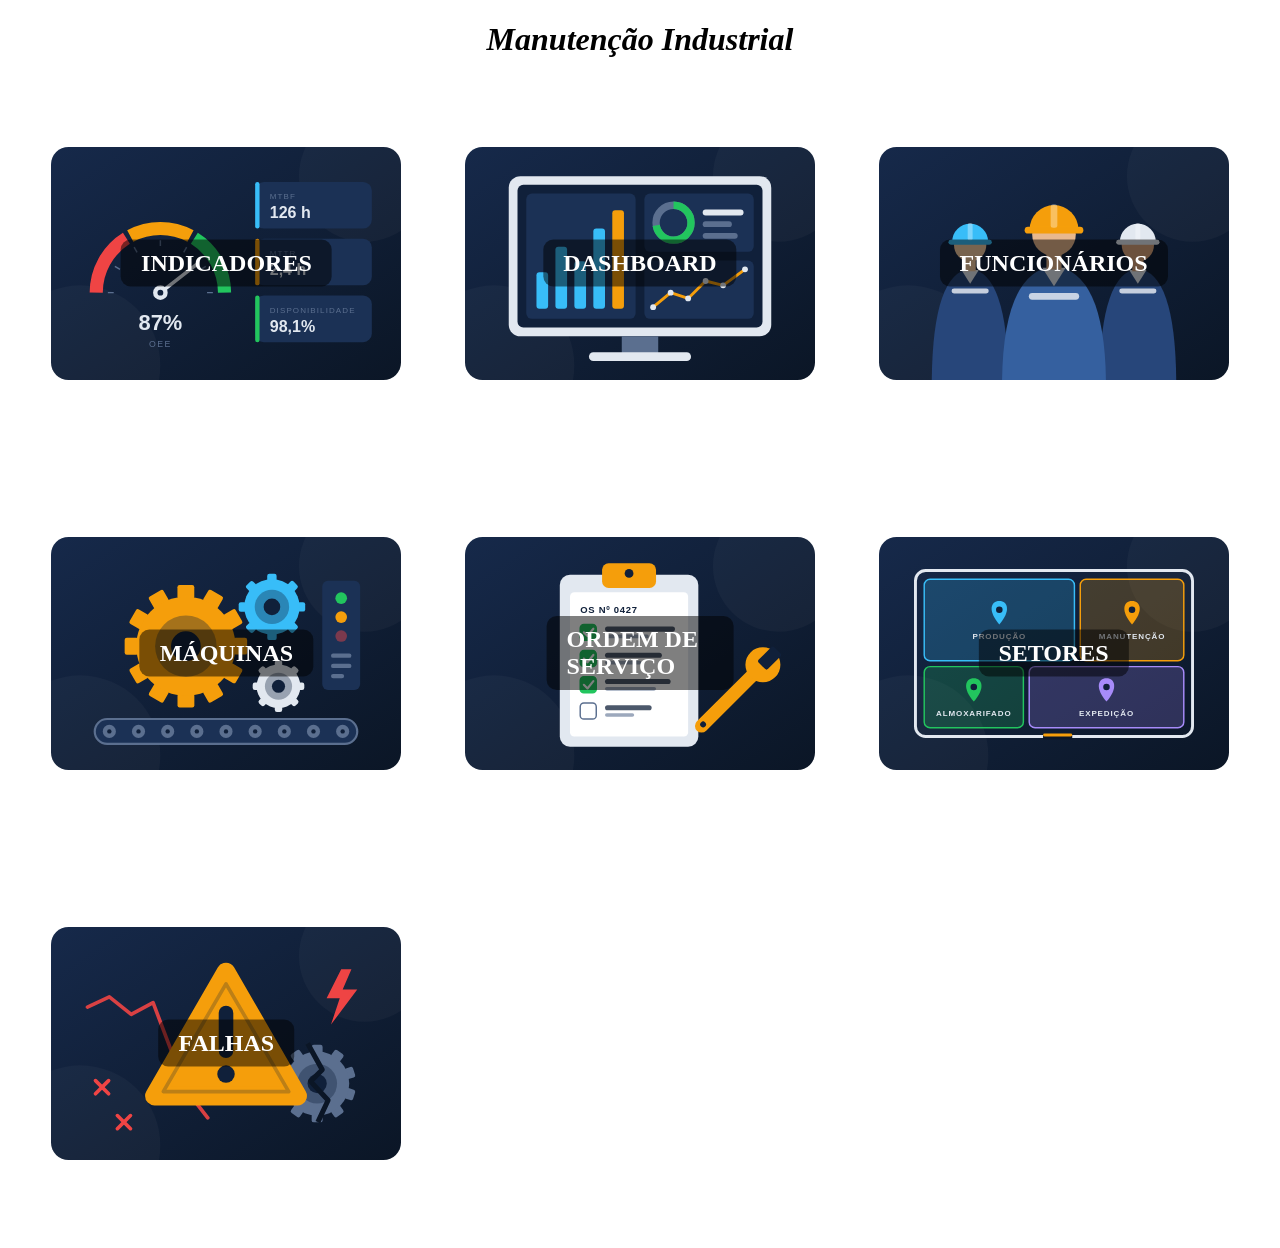
<file: index.html>
<!DOCTYPE html>
<html lang="pt-BR">
<head>
    <meta charset="UTF-8">
    <meta name="viewport" content="width=device-width, initial-scale=1.0">
    <title>AJ MANUTENÇÃO</title>
    <link rel="stylesheet" href="css/style.css">
</head>
<body>
    <header>
        <h1>Manutenção Industrial</h1>
    </header>

    <main class="menu">
        <a href="paginas/indicadores/indicadores.html" class="card">
            <img src="assets/img/indicadores.svg" alt="">
            <div class="titulo">
                INDICADORES
            </div>
            
        </a>
        <a href="paginas/dashboard.html" class="card">
            <img src="assets/img/dashboard.svg" alt="">
            <div class="titulo">
                DASHBOARD
            </div>
        </a>
        <a href="paginas/funcionarios.html" class="card">
            <img src="assets/img/funcionarios.svg" alt="">
            <div class="titulo">
                FUNCIONÁRIOS
            </div>
        </a>
        <a href="paginas/maquinas.html" class="card">
            <img src="assets/img/maquinas.svg" alt="">
            <div class="titulo">
                MÁQUINAS
            </div>
        </a>
        <a href="paginas/os.html" class="card">
            <img src="assets/img/ordem-de-servico.svg" alt="">
            <div class="titulo">
                ORDEM DE SERVIÇO
            </div>
        </a>
        <a href="paginas/setores.html" class="card">
            <img src="assets/img/setores.svg" alt="">
            <div class="titulo">
                SETORES
            </div>
        </a>
        <a href="paginas/falhas.html" class="card">
            <img src="assets/img/falhas.svg" alt="">
            <div class="titulo">
                FALHAS
            </div>
        </a>
    </main>
        
</body>
</html>
</file>
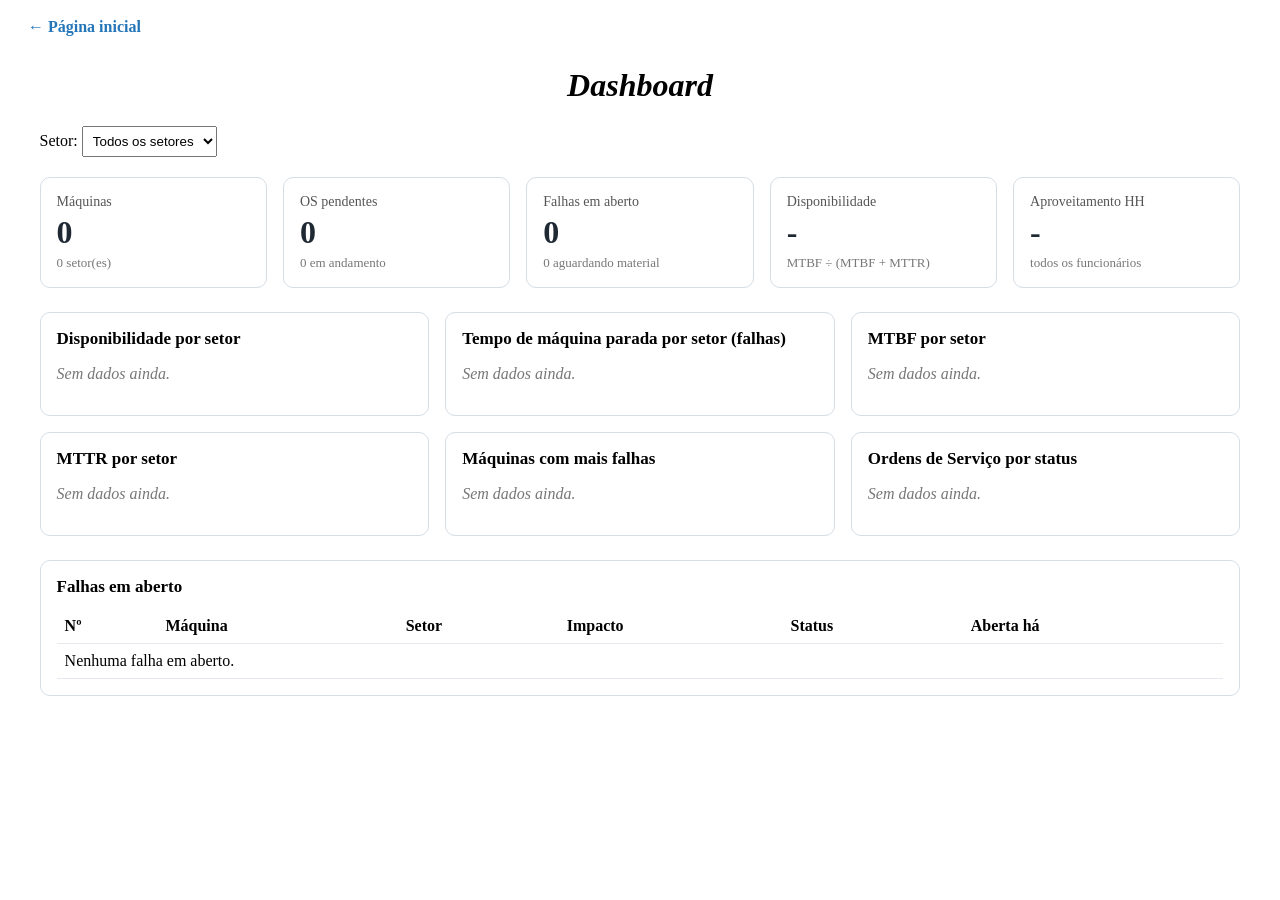
<file: paginas/dashboard.html>
<!DOCTYPE html>
<html lang="pt-BR">
<head>
    <meta charset="UTF-8">
    <meta name="viewport" content="width=device-width, initial-scale=1.0">
    <title>AJ Manutenção-Dashboard</title>
    <link rel="stylesheet" href="/css/style.css">
    <link rel="stylesheet" href="/css/dashboard.css">
    <script src="/js/main.js" defer></script>
    <script src="/js/dashboard.js" defer></script>
</head>
<body>
    <header>
        <nav>
            <a href="/index.html" class="voltar">&larr; Página inicial</a>
        </nav>
        <h1>Dashboard</h1>
    </header>

    <main class="dashboard">
        <div class="filtros">
            <label for="filtroSetor">Setor:</label>
            <select id="filtroSetor">
                <option value="">Todos os setores</option>
            </select>
        </div>

        <!-- Números principais -->
        <section class="cartoes" id="cartoes"></section>

        <!-- Gráficos -->
        <section class="graficos">
            <div class="painel">
                <h2>Disponibilidade por setor</h2>
                <div class="barras" id="graficoDisponibilidade"></div>
            </div>

            <div class="painel">
                <h2>Tempo de máquina parada por setor (falhas)</h2>
                <div class="barras" id="graficoParada"></div>
            </div>

            <div class="painel">
                <h2>MTBF por setor</h2>
                <div class="barras" id="graficoMTBF"></div>
            </div>

            <div class="painel">
                <h2>MTTR por setor</h2>
                <div class="barras" id="graficoMTTR"></div>
            </div>

            <div class="painel">
                <h2>Máquinas com mais falhas</h2>
                <div class="barras" id="graficoFalhasMaquina"></div>
            </div>

            <div class="painel">
                <h2>Ordens de Serviço por status</h2>
                <div class="barras" id="graficoOS"></div>
            </div>
        </section>

        <!-- Pendências -->
        <section class="painel">
            <h2>Falhas em aberto</h2>
            <table>
                <thead>
                    <tr>
                        <th>Nº</th>
                        <th>Máquina</th>
                        <th>Setor</th>
                        <th>Impacto</th>
                        <th>Status</th>
                        <th>Aberta há</th>
                    </tr>
                </thead>
                <tbody id="tabelaPendencias">

                </tbody>
            </table>
        </section>
    </main>
    
</body>
</html>
</file>
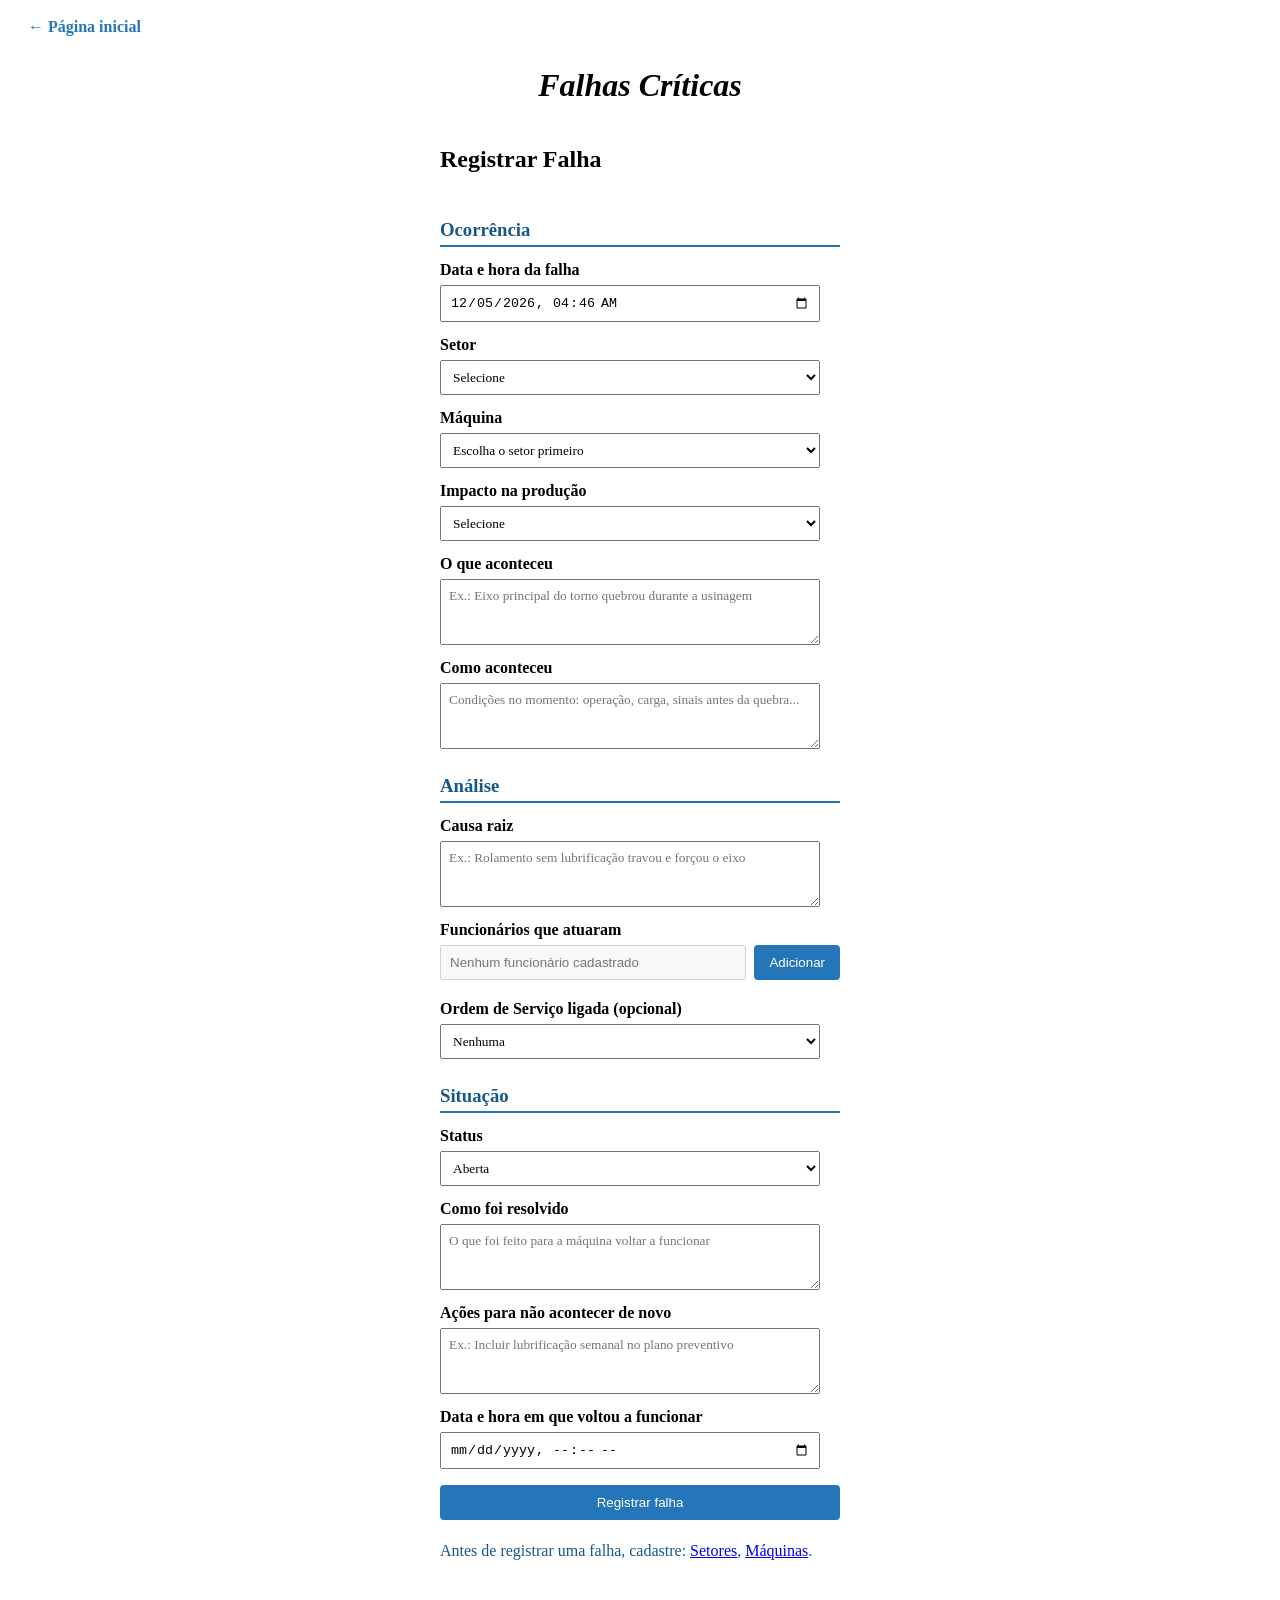
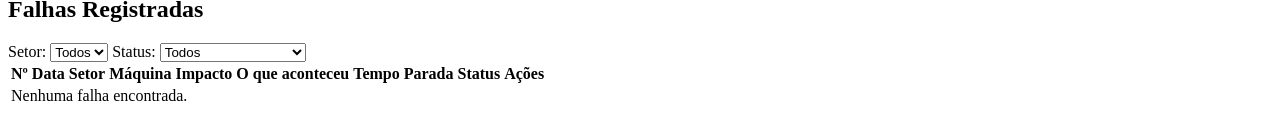
<file: paginas/falhas.html>
<!DOCTYPE html>
<html lang="pt-BR">
<head>
    <meta charset="UTF-8">
    <meta name="viewport" content="width=device-width, initial-scale=1.0">
    <title>AJ Manutenção-Falhas</title>
    <link rel="stylesheet" href="/css/style.css">
    <link rel="stylesheet" href="/css/formulario.css">
    <script src="/js/main.js" defer></script>
    <script src="/js/falhas.js" defer></script>
</head>
<body>
    <header>
        <nav>
            <a href="/index.html" class="voltar">&larr; Página inicial</a>
        </nav>
        <h1>Falhas Críticas</h1>
    </header>

    <main>
        <section class="formulario">
            <h2 id="tituloFormulario">Registrar Falha</h2>

            <h3>Ocorrência</h3>

            <label for="dataFalha">Data e hora da falha</label>
            <input type="datetime-local" id="dataFalha">

            <label for="setor">Setor</label>
            <select id="setor">
                <option value="">Selecione</option>
            </select>

            <label for="maquina">Máquina</label>
            <select id="maquina">
                <option value="">Escolha o setor primeiro</option>
            </select>

            <label for="impacto">Impacto na produção</label>
            <select id="impacto">
                <option value="">Selecione</option>
                <option value="Parada total">Parada total</option>
                <option value="Parada parcial">Parada parcial</option>
                <option value="Redução de produção">Redução de produção</option>
                <option value="Risco à segurança">Risco à segurança</option>
            </select>

            <label for="descricao">O que aconteceu</label>
            <textarea id="descricao" rows="3" placeholder="Ex.: Eixo principal do torno quebrou durante a usinagem"></textarea>

            <label for="comoAconteceu">Como aconteceu</label>
            <textarea id="comoAconteceu" rows="3" placeholder="Condições no momento: operação, carga, sinais antes da quebra..."></textarea>

            <h3>Análise</h3>

            <label for="causa">Causa raiz</label>
            <textarea id="causa" rows="3" placeholder="Ex.: Rolamento sem lubrificação travou e forçou o eixo"></textarea>

            <label for="buscaFuncionario">Funcionários que atuaram</label>
            <div class="seletor-funcionarios">
                <input type="text" id="buscaFuncionario" list="opcoesFuncionarios"
                       placeholder="Digite o nome ou a matrícula">
                <datalist id="opcoesFuncionarios"></datalist>
                <button type="button" id="btnAdicionarFuncionario">Adicionar</button>
            </div>
            <div id="listaAtuaram" class="etiquetas"></div>

            <label for="os">Ordem de Serviço ligada (opcional)</label>
            <select id="os">
                <option value="">Nenhuma</option>
            </select>

            <h3>Situação</h3>

            <label for="status">Status</label>
            <select id="status">
                <option value="Aberta">Aberta</option>
                <option value="Aguardando material">Aguardando material</option>
                <option value="Fechada">Fechada</option>
            </select>

            <div id="blocoMaterial" hidden>
                <label for="material">Material aguardado</label>
                <input type="text" id="material" placeholder="Ex.: Rolamento 6205 e eixo novo">

                <label for="previsao">Previsão de chegada</label>
                <input type="date" id="previsao">
            </div>

            <label for="solucao">Como foi resolvido</label>
            <textarea id="solucao" rows="3" placeholder="O que foi feito para a máquina voltar a funcionar"></textarea>

            <label for="acoes">Ações para não acontecer de novo</label>
            <textarea id="acoes" rows="3" placeholder="Ex.: Incluir lubrificação semanal no plano preventivo"></textarea>

            <label for="dataResolucao">Data e hora em que voltou a funcionar</label>
            <input type="datetime-local" id="dataResolucao">

            <button type="button" id="btnSalvar">Registrar falha</button>
            <button type="button" id="btnCancelar" hidden>Cancelar edição</button>
            <p id="mensagem"></p>
        </section>

        <h2>Falhas Registradas</h2>

        <label for="filtroSetor">Setor:</label>
        <select id="filtroSetor">
            <option value="">Todos</option>
        </select>

        <label for="filtroStatus">Status:</label>
        <select id="filtroStatus">
            <option value="">Todos</option>
            <option value="Aberta">Aberta</option>
            <option value="Aguardando material">Aguardando material</option>
            <option value="Fechada">Fechada</option>
        </select>

        <table>
            <thead>
                <tr>
                    <th>Nº</th>
                    <th>Data</th>
                    <th>Setor</th>
                    <th>Máquina</th>
                    <th>Impacto</th>
                    <th>O que aconteceu</th>
                    <th>Tempo Parada</th>
                    <th>Status</th>
                    <th>Ações</th>
                </tr>
            </thead>
            <tbody id="listaFalhas">

            </tbody>
        </table>
    </main>
    
</body>
</html>
</file>
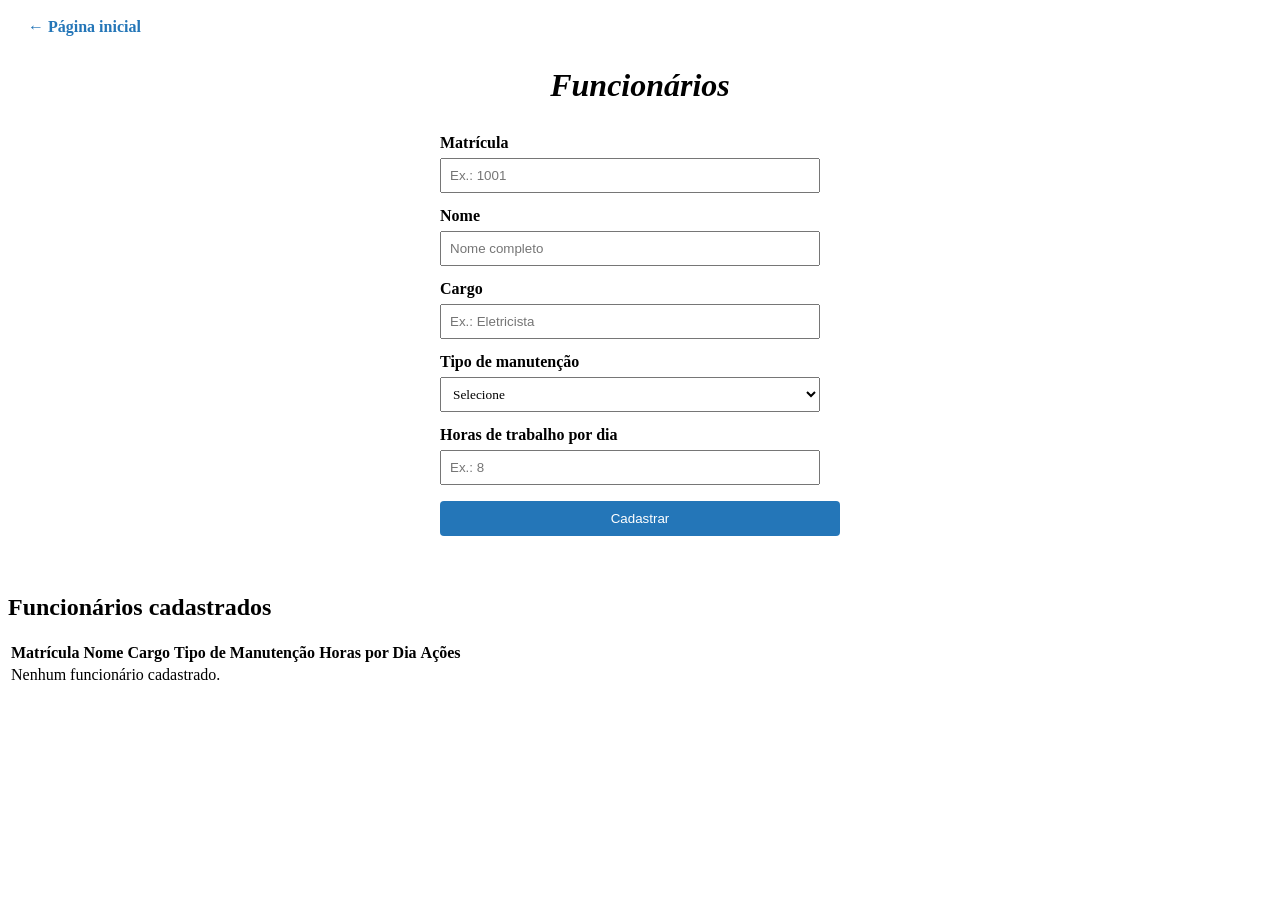
<file: paginas/funcionarios.html>
<!DOCTYPE html>
<html lang="pt-BR">
<head>
    <meta charset="UTF-8">
    <meta name="viewport" content="width=device-width, initial-scale=1.0">
    <title>AJ Manutenção-Funcionários</title>
    <link rel="stylesheet" href="/css/style.css">
    <link rel="stylesheet" href="/css/formulario.css">
    <script src="/js/main.js" defer></script>
    <script src="/js/funcionarios.js" defer></script>
</head>
<body>
    <header>
        <nav>
            <a href="/index.html" class="voltar">&larr; Página inicial</a>
        </nav>
        <h1>Funcionários</h1>
    </header>

    <main>
        <section class="formulario">
            <label for="matricula">Matrícula</label>
            <input type="text" id="matricula" placeholder="Ex.: 1001">

            <label for="nome">Nome</label>
            <input type="text" id="nome" placeholder="Nome completo">

            <label for="cargo">Cargo</label>
            <input type="text" id="cargo" placeholder="Ex.: Eletricista">

            <label for="tipo">Tipo de manutenção</label>
            <select id="tipo">
                <option value="">Selecione</option>
            </select>

            <label for="horasDia">Horas de trabalho por dia</label>
            <input type="number" id="horasDia" min="0" max="24" step="any" placeholder="Ex.: 8">

            <button type="button" id="btnCadastrar">Cadastrar</button>
            <p id="mensagem"></p>
        </section>

        <h2>Funcionários cadastrados</h2>
        <table>
            <thead>
                <tr>
                    <th>Matrícula</th>
                    <th>Nome</th>
                    <th>Cargo</th>
                    <th>Tipo de Manutenção</th>
                    <th>Horas por Dia</th>
                    <th>Ações</th>
                </tr>
            </thead>
            <tbody id="listaFuncionarios">

            </tbody>
        </table>
    </main>
    
</body>
</html>
</file>
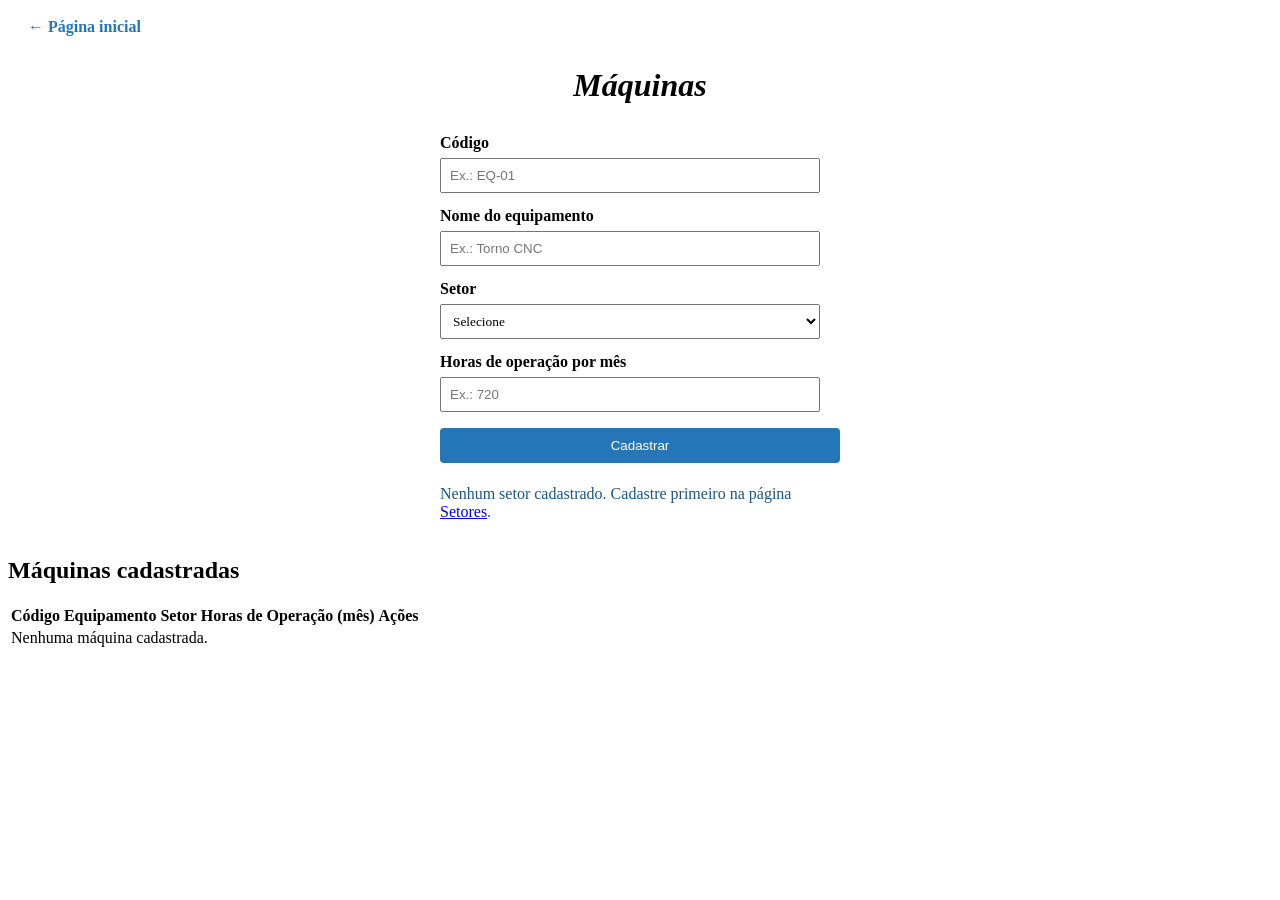
<file: paginas/maquinas.html>
<!DOCTYPE html>
<html lang="pt-BR">
<head>
    <meta charset="UTF-8">
    <meta name="viewport" content="width=device-width, initial-scale=1.0">
    <title>AJ Manutenção-Máquinas</title>
    <link rel="stylesheet" href="/css/style.css">
    <link rel="stylesheet" href="/css/formulario.css">
    <script src="/js/main.js" defer></script>
    <script src="/js/maquinas.js" defer></script>
</head>
<body>
    <header>
        <nav>
            <a href="/index.html" class="voltar">&larr; Página inicial</a>
        </nav>
        <h1>Máquinas</h1>
    </header>

    <main>
        <section class="formulario">
            <label for="codigo">Código</label>
            <input type="text" id="codigo" placeholder="Ex.: EQ-01">

            <label for="nome">Nome do equipamento</label>
            <input type="text" id="nome" placeholder="Ex.: Torno CNC">

            <label for="setor">Setor</label>
            <select id="setor">
                <option value="">Selecione</option>
            </select>

            <label for="horasMes">Horas de operação por mês</label>
            <input type="number" id="horasMes" min="0" step="any" placeholder="Ex.: 720">

            <button type="button" id="btnCadastrar">Cadastrar</button>
            <p id="mensagem"></p>
        </section>

        <h2>Máquinas cadastradas</h2>
        <table>
            <thead>
                <tr>
                    <th>Código</th>
                    <th>Equipamento</th>
                    <th>Setor</th>
                    <th>Horas de Operação (mês)</th>
                    <th>Ações</th>
                </tr>
            </thead>
            <tbody id="listaMaquinas">

            </tbody>
        </table>
    </main>
    
</body>
</html>
</file>
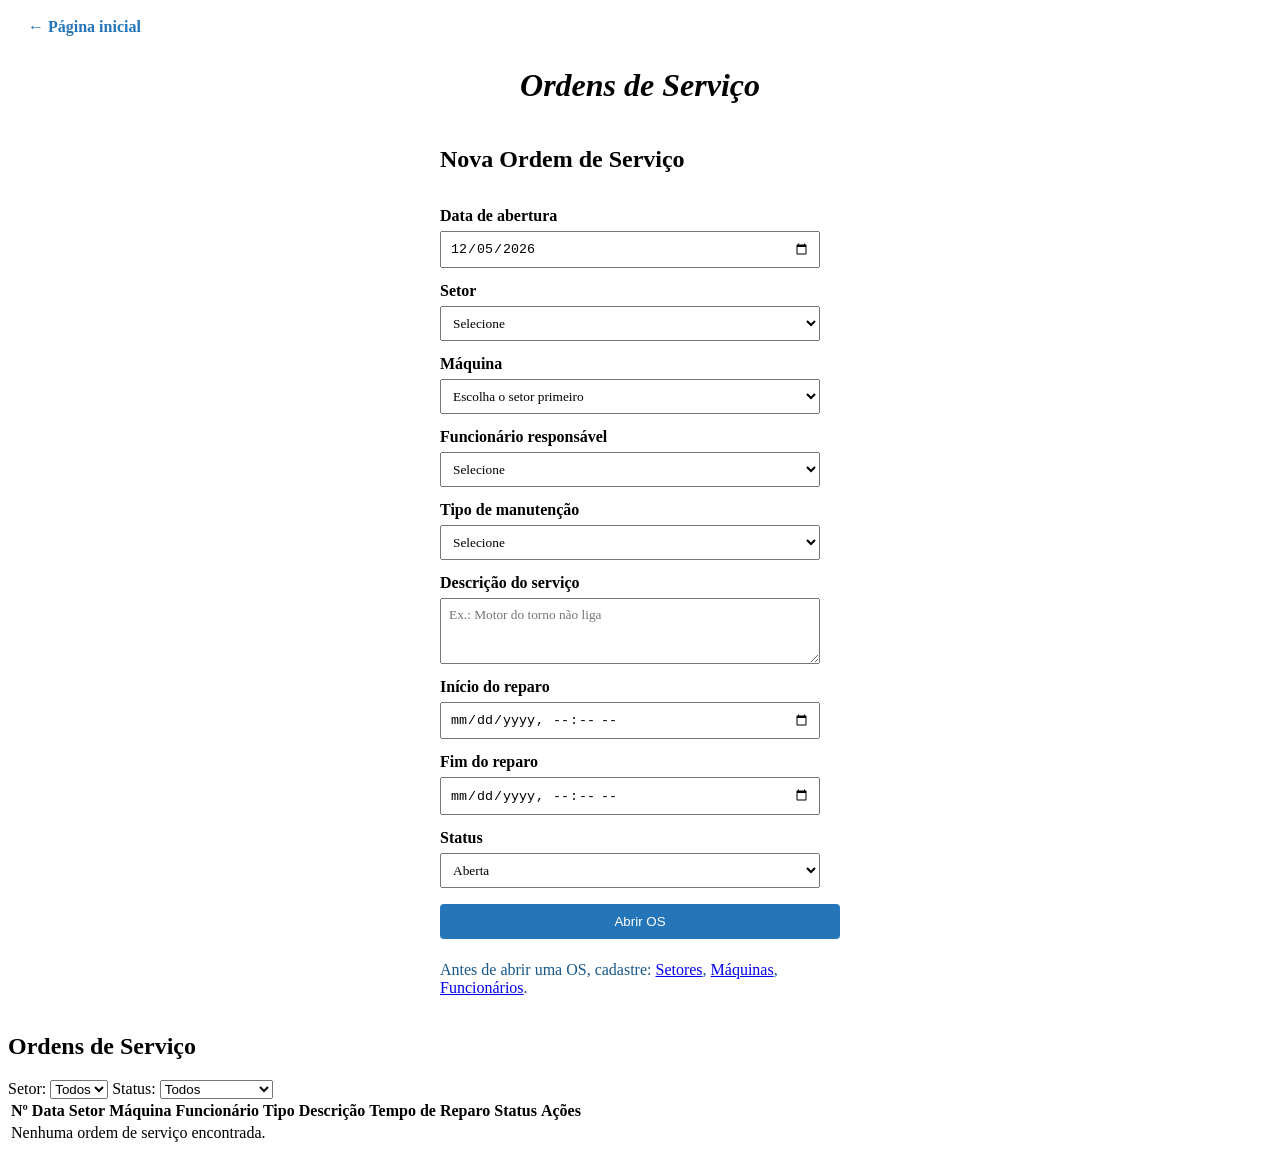
<file: paginas/os.html>
<!DOCTYPE html>
<html lang="pt-BR">
<head>
    <meta charset="UTF-8">
    <meta name="viewport" content="width=device-width, initial-scale=1.0">
    <title>AJ Manutenção-Ordens de Serviço</title>
    <link rel="stylesheet" href="/css/style.css">
    <link rel="stylesheet" href="/css/formulario.css">
    <script src="/js/main.js" defer></script>
    <script src="/js/os.js" defer></script>
</head>
<body>
    <header>
        <nav>
            <a href="/index.html" class="voltar">&larr; Página inicial</a>
        </nav>
        <h1>Ordens de Serviço</h1>
    </header>

    <main>
        <section class="formulario">
            <h2 id="tituloFormulario">Nova Ordem de Serviço</h2>

            <label for="data">Data de abertura</label>
            <input type="date" id="data">

            <label for="setor">Setor</label>
            <select id="setor">
                <option value="">Selecione</option>
            </select>

            <label for="maquina">Máquina</label>
            <select id="maquina">
                <option value="">Escolha o setor primeiro</option>
            </select>

            <label for="funcionario">Funcionário responsável</label>
            <select id="funcionario">
                <option value="">Selecione</option>
            </select>

            <label for="tipo">Tipo de manutenção</label>
            <select id="tipo">
                <option value="">Selecione</option>
                <option value="Corretiva">Corretiva</option>
                <option value="Preventiva">Preventiva</option>
                <option value="Preditiva">Preditiva</option>
            </select>

            <label for="descricao">Descrição do serviço</label>
            <textarea id="descricao" rows="3" placeholder="Ex.: Motor do torno não liga"></textarea>

            <label for="inicio">Início do reparo</label>
            <input type="datetime-local" id="inicio">

            <label for="fim">Fim do reparo</label>
            <input type="datetime-local" id="fim">

            <label for="status">Status</label>
            <select id="status">
                <option value="Aberta">Aberta</option>
                <option value="Em andamento">Em andamento</option>
                <option value="Concluída">Concluída</option>
            </select>

            <button type="button" id="btnSalvar">Abrir OS</button>
            <button type="button" id="btnCancelar" hidden>Cancelar edição</button>
            <p id="mensagem"></p>
        </section>

        <h2>Ordens de Serviço</h2>

        <label for="filtroSetor">Setor:</label>
        <select id="filtroSetor">
            <option value="">Todos</option>
        </select>

        <label for="filtroStatus">Status:</label>
        <select id="filtroStatus">
            <option value="">Todos</option>
            <option value="Aberta">Aberta</option>
            <option value="Em andamento">Em andamento</option>
            <option value="Concluída">Concluída</option>
        </select>

        <table>
            <thead>
                <tr>
                    <th>Nº</th>
                    <th>Data</th>
                    <th>Setor</th>
                    <th>Máquina</th>
                    <th>Funcionário</th>
                    <th>Tipo</th>
                    <th>Descrição</th>
                    <th>Tempo de Reparo</th>
                    <th>Status</th>
                    <th>Ações</th>
                </tr>
            </thead>
            <tbody id="listaOS">

            </tbody>
        </table>
    </main>
    
</body>
</html>
</file>
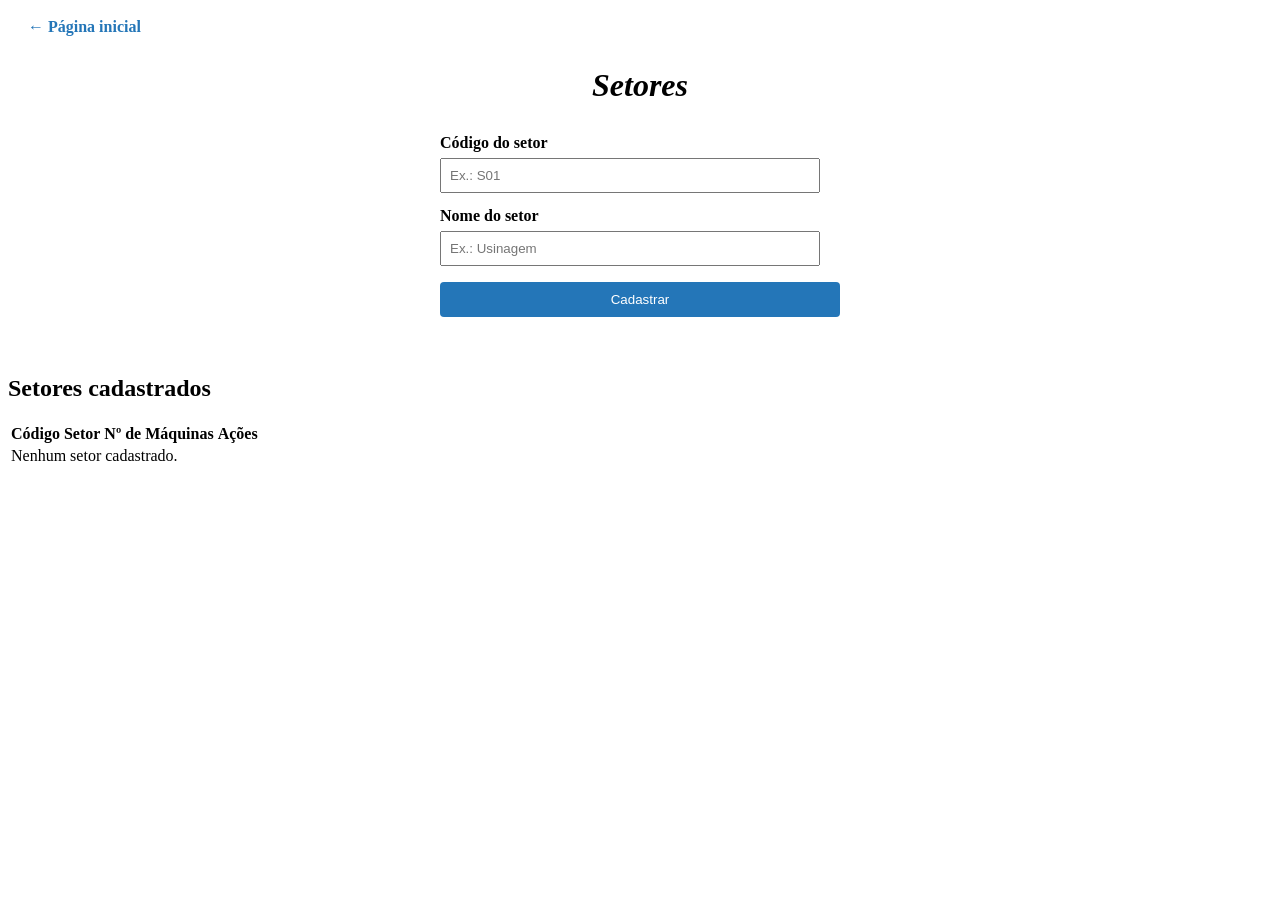
<file: paginas/setores.html>
<!DOCTYPE html>
<html lang="pt-BR">
<head>
    <meta charset="UTF-8">
    <meta name="viewport" content="width=device-width, initial-scale=1.0">
    <title>AJ Manutenção-Setores</title>
    <link rel="stylesheet" href="/css/style.css">
    <link rel="stylesheet" href="/css/formulario.css">
    <script src="/js/main.js" defer></script>
    <script src="/js/setores.js" defer></script>
</head>
<body>
    <header>
        <nav>
            <a href="/index.html" class="voltar">&larr; Página inicial</a>
        </nav>
        <h1>Setores</h1>
    </header>

    <main>
        <section class="formulario">
            <label for="codigo">Código do setor</label>
            <input type="text" id="codigo" placeholder="Ex.: S01">

            <label for="nome">Nome do setor</label>
            <input type="text" id="nome" placeholder="Ex.: Usinagem">

            <button type="button" id="btnCadastrar">Cadastrar</button>
            <p id="mensagem"></p>
        </section>

        <h2>Setores cadastrados</h2>
        <table>
            <thead>
                <tr>
                    <th>Código</th>
                    <th>Setor</th>
                    <th>Nº de Máquinas</th>
                    <th>Ações</th>
                </tr>
            </thead>
            <tbody id="listaSetores">

            </tbody>
        </table>
    </main>
    
</body>
</html>
</file>
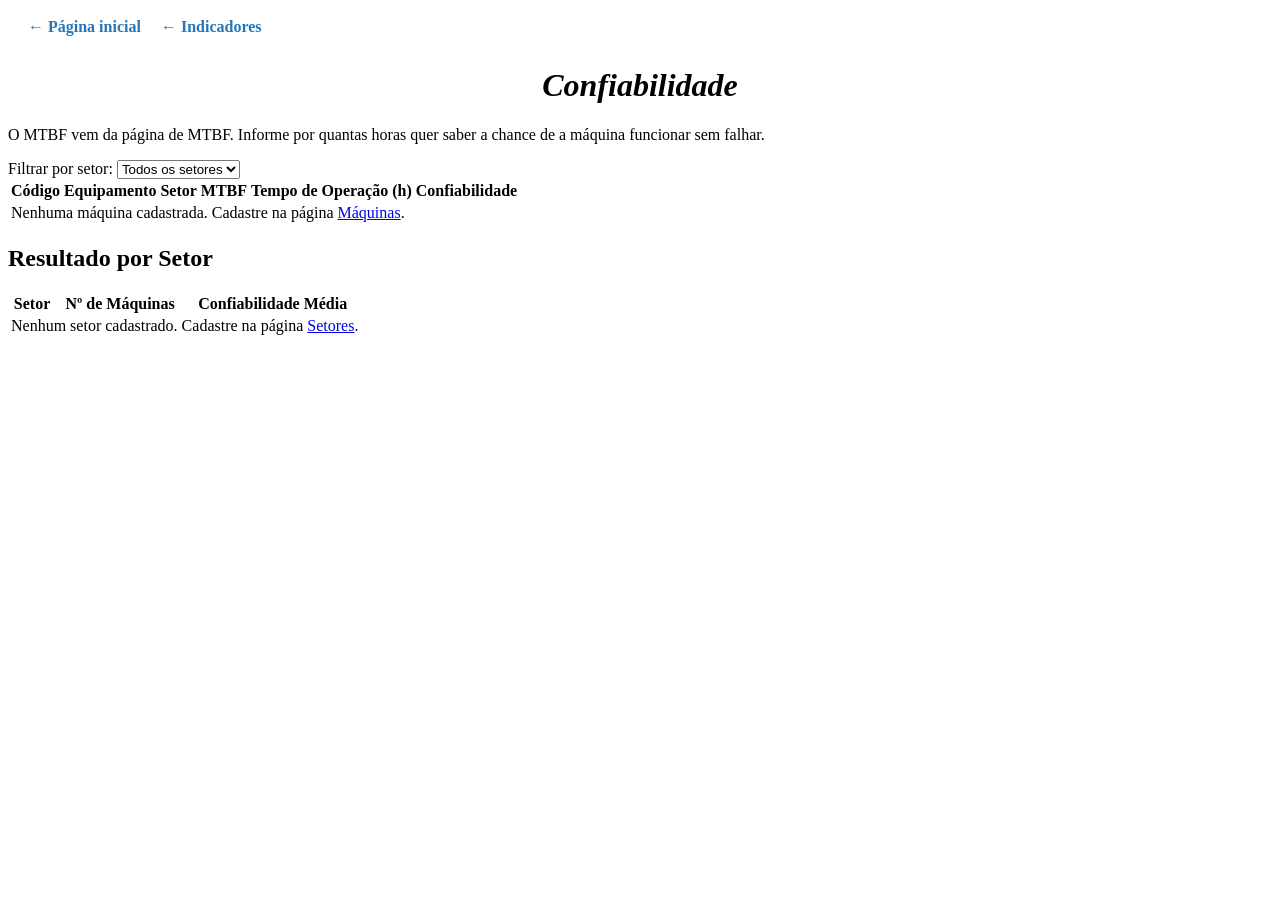
<file: paginas/indicadores/confiabilidade.html>
<!DOCTYPE html>
<html lang="pt-BR">
<head>
    <meta charset="UTF-8">
    <meta name="viewport" content="width=device-width, initial-scale=1.0">
    <title>AJ Manutenção-Confiabilidade</title>
    <link rel="stylesheet" href="/css/style.css">
    <script src="/js/main.js" defer></script>
    <script src="/js/indicadores.js" defer></script>
</head>
<body>
    <header>
        <nav>
            <a href="/index.html" class="voltar">&larr; Página inicial</a>
            <a href="/paginas/indicadores/indicadores.html" class="voltar">&larr; Indicadores</a>
        </nav>
        <h1>Confiabilidade</h1>
    </header>

    <main>
        <p>O MTBF vem da página de MTBF. Informe por quantas horas quer saber a chance de a máquina funcionar sem falhar.</p>

        <label for="filtroSetor">Filtrar por setor:</label>
        <select id="filtroSetor">
            <option value="">Todos os setores</option>
        </select>

        <table>

             <thead>
                <tr>
                    <th>Código</th>
                    <th>Equipamento</th>
                    <th>Setor</th>
                    <th>MTBF</th>
                    <th>Tempo de Operação (h)</th>
                    <th>Confiabilidade</th>
                </tr>
             </thead>
             <tbody id="TabelaConfiabilidade" data-indicador="confiabilidade">

             </tbody>

        </table>

        <h2>Resultado por Setor</h2>
        <table>
            <thead>
                <tr>
                    <th>Setor</th>
                    <th>Nº de Máquinas</th>
                    <th>Confiabilidade Média</th>
                </tr>
            </thead>
            <tbody id="resumoSetores">

            </tbody>
        </table>
    </main>
    
</body>
</html>
</file>
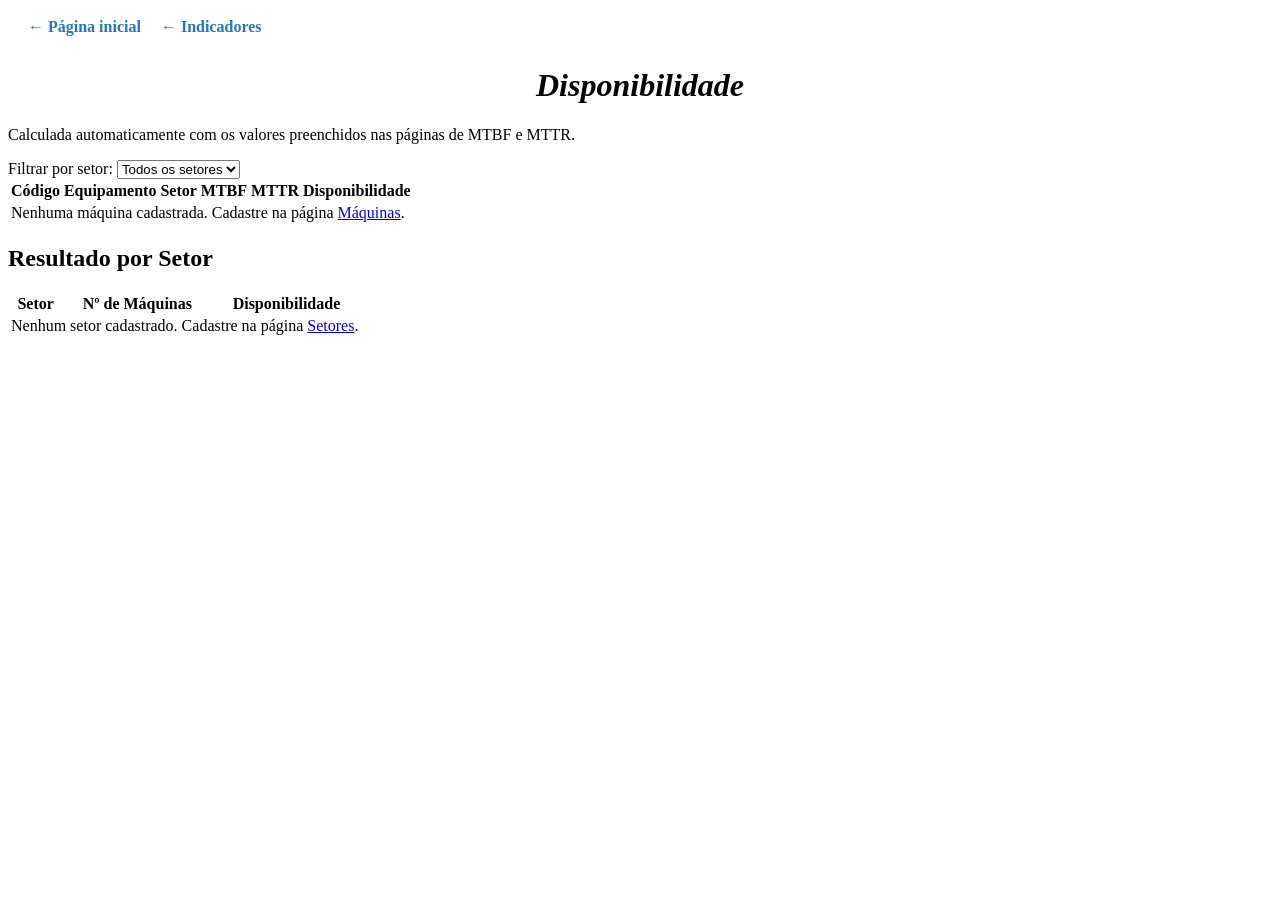
<file: paginas/indicadores/disponibilidade.html>
<!DOCTYPE html>
<html lang="pt-BR">
<head>
    <meta charset="UTF-8">
    <meta name="viewport" content="width=device-width, initial-scale=1.0">
    <title>AJ Manutenção-Disponibilidade</title>
    <link rel="stylesheet" href="/css/style.css">
    <script src="/js/main.js" defer></script>
    <script src="/js/indicadores.js" defer></script>
</head>
<body>
    <header>
        <nav>
            <a href="/index.html" class="voltar">&larr; Página inicial</a>
            <a href="/paginas/indicadores/indicadores.html" class="voltar">&larr; Indicadores</a>
        </nav>
        <h1>Disponibilidade</h1>
    </header>

    <main>
        <p>Calculada automaticamente com os valores preenchidos nas páginas de MTBF e MTTR.</p>

        <label for="filtroSetor">Filtrar por setor:</label>
        <select id="filtroSetor">
            <option value="">Todos os setores</option>
        </select>

        <table>

             <thead>
                <tr>
                    <th>Código</th>
                    <th>Equipamento</th>
                    <th>Setor</th>
                    <th>MTBF</th>
                    <th>MTTR</th>
                    <th>Disponibilidade</th>
                </tr>
             </thead>
             <tbody id="TabelaDisponibilidade" data-indicador="disponibilidade">

             </tbody>

        </table>

        <h2>Resultado por Setor</h2>
        <table>
            <thead>
                <tr>
                    <th>Setor</th>
                    <th>Nº de Máquinas</th>
                    <th>Disponibilidade</th>
                </tr>
            </thead>
            <tbody id="resumoSetores">

            </tbody>
        </table>
    </main>
    
</body>
</html>
</file>
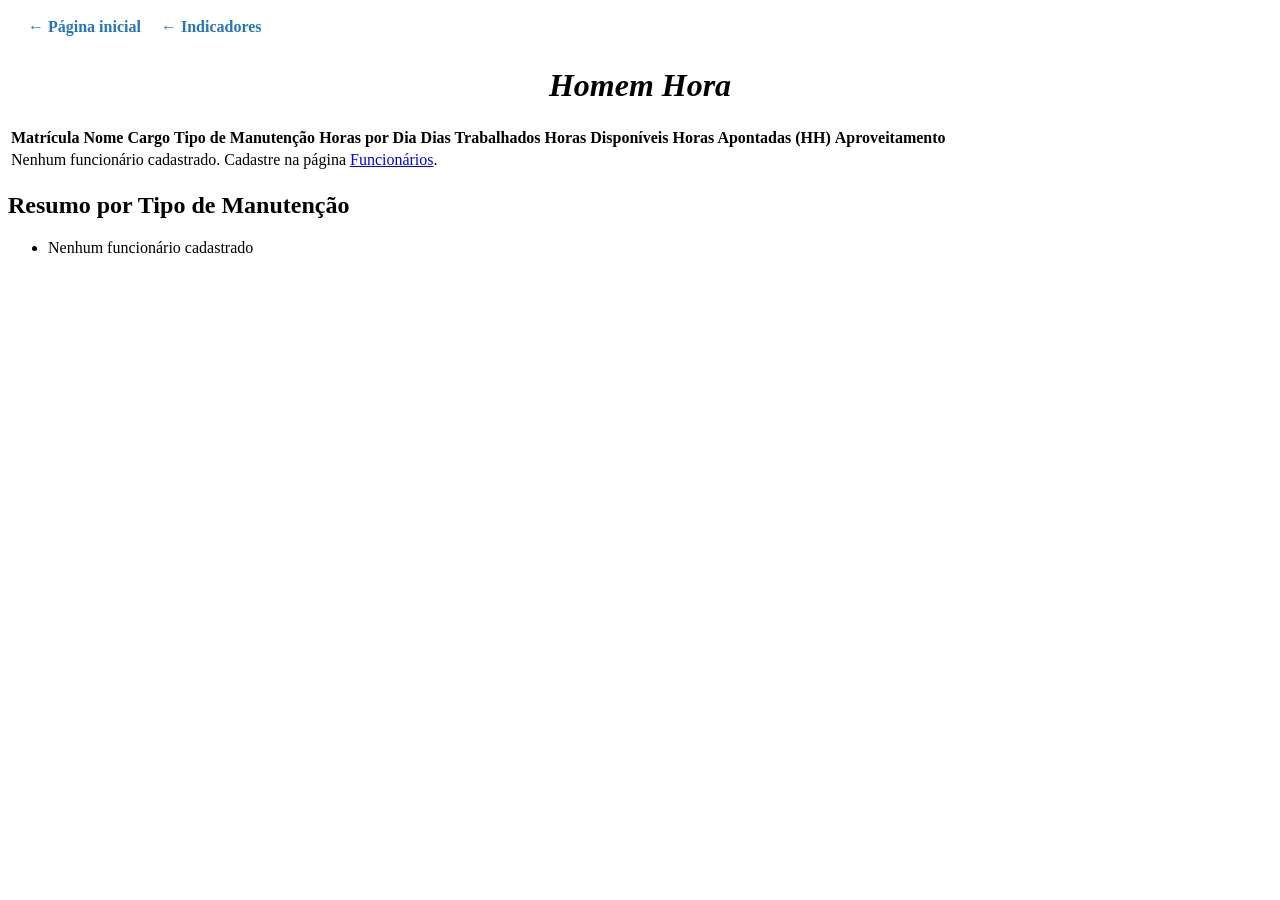
<file: paginas/indicadores/hh.html>
<!DOCTYPE html>
<html lang="pt-BR">
<head>
    <meta charset="UTF-8">
    <meta name="viewport" content="width=device-width, initial-scale=1.0">
    <title>AJ Manutenção-Homem Hora</title>
    <link rel="stylesheet" href="/css/style.css">
    <script src="/js/main.js" defer></script>
    <script src="/js/indicadores.js" defer></script>
</head>
<body>
    <header>
        <nav>
            <a href="/index.html" class="voltar">&larr; Página inicial</a>
            <a href="/paginas/indicadores/indicadores.html" class="voltar">&larr; Indicadores</a>
        </nav>
        <h1>Homem Hora</h1>
    </header>

    <main>
        <table>

             <thead>
                <tr>
                    <th>Matrícula</th>
                    <th>Nome</th>
                    <th>Cargo</th>
                    <th>Tipo de Manutenção</th>
                    <th>Horas por Dia</th>
                    <th>Dias Trabalhados</th>
                    <th>Horas Disponíveis</th>
                    <th>Horas Apontadas (HH)</th>
                    <th>Aproveitamento</th>
                </tr>
             </thead>
             <tbody id="TabelaHH" data-indicador="hh">

             </tbody>

        </table>

        <h2>Resumo por Tipo de Manutenção</h2>
        <ul id="resumoHH">
        </ul>
    </main>
    
</body>
</html>
</file>
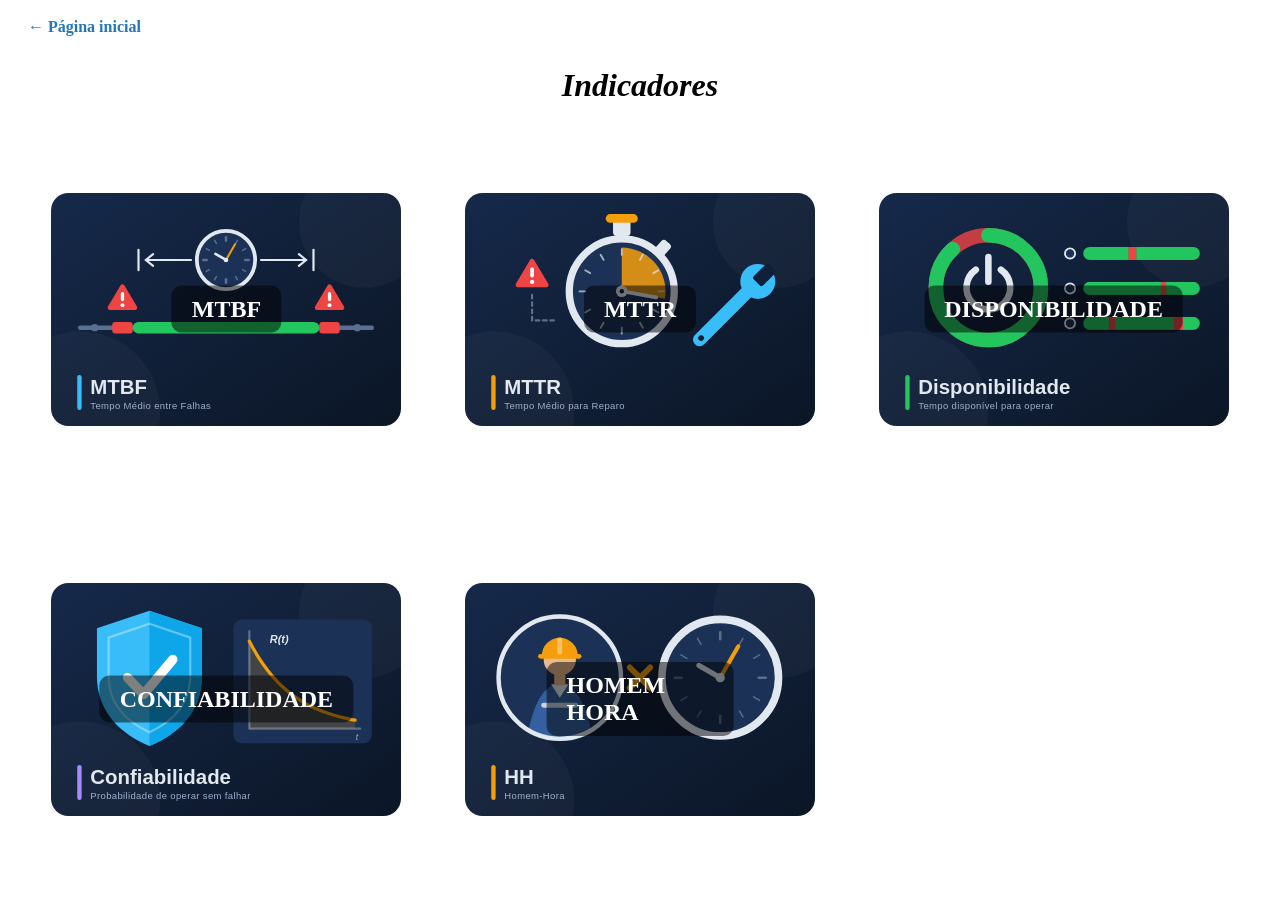
<file: paginas/indicadores/indicadores.html>
<!DOCTYPE html>
<html lang="en">
<head>
    <meta charset="UTF-8">
    <meta name="viewport" content="width=device-width, initial-scale=1.0">
    <title>AJ Manutenção-Indicadores</title>
    <link rel="stylesheet" href="/css/style.css">
</head>
<body>
    <header>
        <nav>
            <a href="/index.html" class="voltar">&larr; Página inicial</a>
        </nav>
        <h1>Indicadores</h1>
    </header>

    <main class="menu">
        <a href="/paginas/indicadores/mtbf.html" class="card">
            <img src="/assets/img/indicadores/mtbf.svg" alt="">
            <div class="titulo">
                MTBF
            </div>    
        </a>
        <a href="/paginas/indicadores/mttr.html" class="card">
            <img src="/assets/img/indicadores/mttr.svg" alt="">
            <div class="titulo">
                MTTR
            </div>
        </a>
        <a href="/paginas/indicadores/disponibilidade.html" class="card">
            <img src="/assets/img/indicadores/disponibilidade.svg" alt="">
            <div class="titulo">
                DISPONIBILIDADE
            </div>
        </a>
        <a href="/paginas/indicadores/confiabilidade.html" class="card">
            <img src="/assets/img/indicadores/confiabilidade.svg" alt="">
            <div class="titulo">
                CONFIABILIDADE
            </div>
        </a>
        <a href="/paginas/indicadores/hh.html" class="card">
            <img src="/assets/img/indicadores/homem-hora.svg" alt="">
            <div class="titulo">
                HOMEM HORA
            </div>
        </a>
    </main>

    
</body>
</html>
</file>
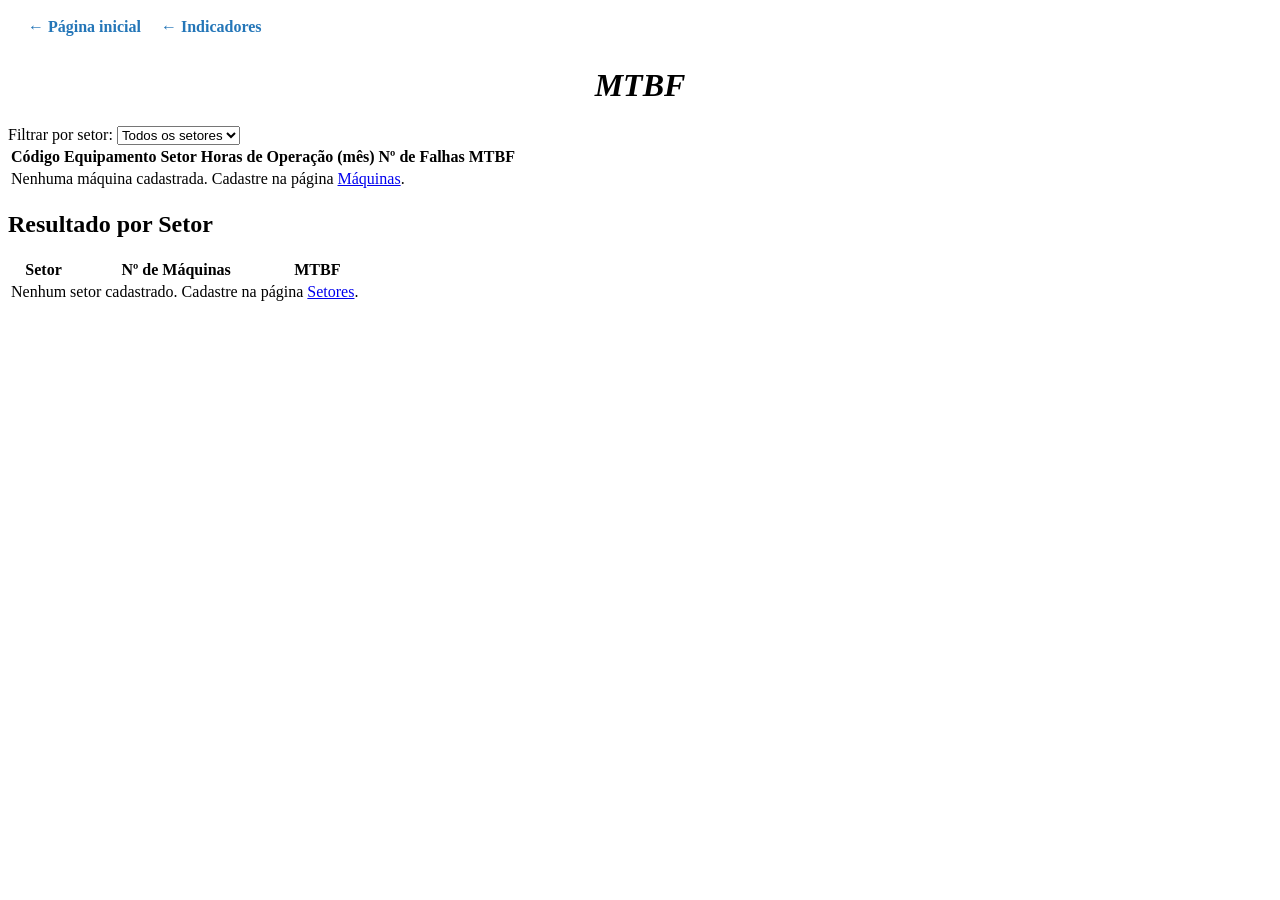
<file: paginas/indicadores/mtbf.html>
<!DOCTYPE html>
<html lang="pt-BR">
<head>
    <meta charset="UTF-8">
    <meta name="viewport" content="width=device-width, initial-scale=1.0">
    <title>AJ Manutenção-MTBF</title>
    <link rel="stylesheet" href="/css/style.css">
    <script src="/js/main.js" defer></script>
    <script src="/js/indicadores.js" defer></script>
</head>
<body>
    <header>
        <nav>
            <a href="/index.html" class="voltar">&larr; Página inicial</a>
            <a href="/paginas/indicadores/indicadores.html" class="voltar">&larr; Indicadores</a>
        </nav>
        <h1>MTBF</h1>
    </header>

    <main>
        <label for="filtroSetor">Filtrar por setor:</label>
        <select id="filtroSetor">
            <option value="">Todos os setores</option>
        </select>

        <table>

             <thead>
                <tr>
                    <th>Código</th>
                    <th>Equipamento</th>
                    <th>Setor</th>
                    <th>Horas de Operação (mês)</th>
                    <th>Nº de Falhas</th>
                    <th>MTBF</th>
                </tr>
             </thead>
             <tbody id="TabelaMTBF" data-indicador="mtbf">

             </tbody>

        </table>

        <h2>Resultado por Setor</h2>
        <table>
            <thead>
                <tr>
                    <th>Setor</th>
                    <th>Nº de Máquinas</th>
                    <th>MTBF</th>
                </tr>
            </thead>
            <tbody id="resumoSetores">

            </tbody>
        </table>
    </main>
    
</body>
</html>
</file>
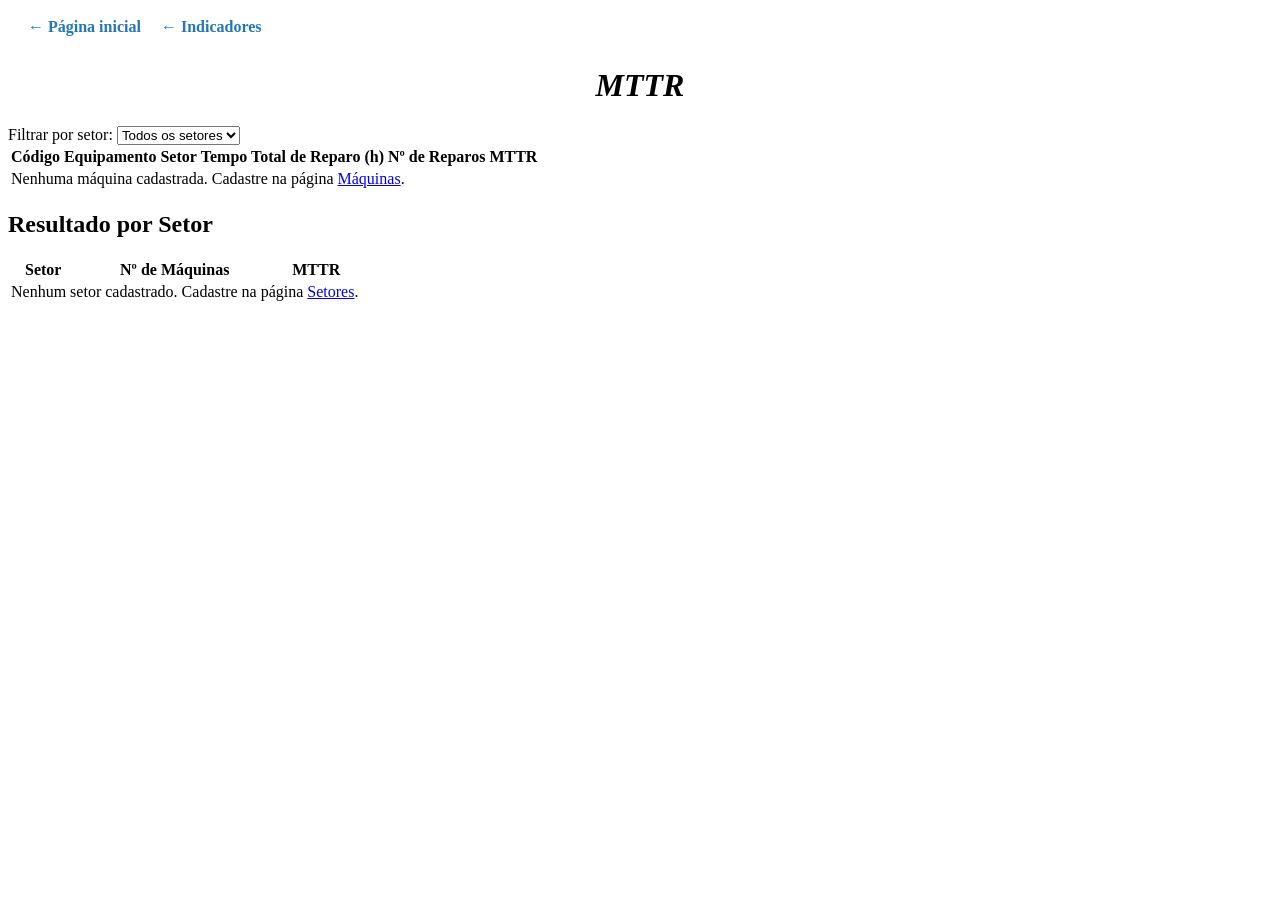
<file: paginas/indicadores/mttr.html>
<!DOCTYPE html>
<html lang="pt-BR">
<head>
    <meta charset="UTF-8">
    <meta name="viewport" content="width=device-width, initial-scale=1.0">
    <title>AJ Manutenção-MTTR</title>
    <link rel="stylesheet" href="/css/style.css">
    <script src="/js/main.js" defer></script>
    <script src="/js/indicadores.js" defer></script>
</head>
<body>
    <header>
        <nav>
            <a href="/index.html" class="voltar">&larr; Página inicial</a>
            <a href="/paginas/indicadores/indicadores.html" class="voltar">&larr; Indicadores</a>
        </nav>
        <h1>MTTR</h1>
    </header>

    <main>
        <label for="filtroSetor">Filtrar por setor:</label>
        <select id="filtroSetor">
            <option value="">Todos os setores</option>
        </select>

        <table>

             <thead>
                <tr>
                    <th>Código</th>
                    <th>Equipamento</th>
                    <th>Setor</th>
                    <th>Tempo Total de Reparo (h)</th>
                    <th>Nº de Reparos</th>
                    <th>MTTR</th>
                </tr>
             </thead>
             <tbody id="TabelaMTTR" data-indicador="mttr">

             </tbody>

        </table>

        <h2>Resultado por Setor</h2>
        <table>
            <thead>
                <tr>
                    <th>Setor</th>
                    <th>Nº de Máquinas</th>
                    <th>MTTR</th>
                </tr>
            </thead>
            <tbody id="resumoSetores">

            </tbody>
        </table>
    </main>
    
</body>
</html>
</file>
<file: css/style.css>
.menu{
    display: grid;

    grid-template-columns: repeat(3, 1fr);

    gap: 40px;

    width: 95%;
    margin: 30px auto;
}

h1{
    text-align: center;
    font-style: italic;
}

.card{
    position: relative;

    display: flex;
    justify-content: center;
    align-items: center;

    text-decoration: none;

    border-radius: 15px;

    overflow: hidden;
}

.card img{
    width: 350px;
    height: 350px;

    object-fit: contain;
}

.card span{
    position: absolute;

    top: 50%;
    left: 50%;

    transform: translate(-50%, -50%);

    color: white;

    font-size: 28px;
    font-weight: bold;

    text-shadow: 3px 3px 10px black;

    text-align: center;
}

.titulo{
    position: absolute;

    top: 50%;
    left: 50%;

    transform: translate(-50%, -50%);

    background: rgba(0,0,0,0.5);

    padding: 10px 20px;

    border-radius: 10px;

    color: white;

    font-size: 24px;
    font-weight: bold;
}

input {
    width: 95%;
    padding: 8px;
    box-sizing: border-box;
}

button {
    padding: 10px 15px;
    background-color: #2476b8;
    color: white;
    border: none;
    border-radius: 4px;
    cursor: pointer;
    margin-top: 10px;
}

button:hover {
    background-color: #175789;
}

nav {
    display: flex;
    gap: 20px;
    padding: 10px 20px;
}

.voltar {
    color: #2476b8;
    text-decoration: none;
    font-weight: bold;
}

.voltar:hover {
    text-decoration: underline;
}
</file>
<file: css/dashboard.css>
/* Dashboard */
.dashboard {
    width: 95%;
    margin: 0 auto 40px;
}

.filtros {
    margin: 10px 0 20px;
}

.filtros select {
    padding: 6px;
}

/* Cartões com os números principais */
.cartoes {
    display: grid;
    grid-template-columns: repeat(auto-fit, minmax(180px, 1fr));
    gap: 16px;
    margin-bottom: 24px;
}

.cartao {
    display: flex;
    flex-direction: column;
    gap: 4px;
    padding: 16px;
    border: 1px solid #d5dde5;
    border-radius: 10px;
    background-color: #ffffff;
}

.cartao-titulo {
    font-size: 14px;
    color: #555555;
}

.cartao-valor {
    font-size: 32px;
    font-weight: bold;
    color: #1f2933;
}

.cartao-detalhe {
    font-size: 13px;
    color: #777777;
}

/* Gráficos */
.graficos {
    display: grid;
    grid-template-columns: repeat(auto-fit, minmax(min(360px, 100%), 1fr));
    gap: 16px;
    margin-bottom: 24px;
}

.painel {
    overflow-x: auto;
    padding: 16px;
    border: 1px solid #d5dde5;
    border-radius: 10px;
    background-color: #ffffff;
}

.painel h2 {
    margin: 0 0 12px;
    font-size: 17px;
}

.barra-linha {
    display: grid;
    grid-template-columns: 120px 1fr 80px;
    align-items: center;
    gap: 8px;
    margin: 6px 0;
}

.barra-rotulo {
    font-size: 14px;
    overflow: hidden;
    text-overflow: ellipsis;
    white-space: nowrap;
}

.barra-trilho {
    height: 18px;
    background-color: #eef2f6;
    border-radius: 4px;
}

.barra {
    height: 100%;
    background-color: #2476b8;
    border-radius: 0 4px 4px 0;
}

.barra-linha:hover .barra {
    filter: brightness(1.15);
}

.barra-valor {
    font-size: 14px;
    font-weight: bold;
    color: #1f2933;
}

/* Cores de status (sempre acompanhadas do nome do status) */
.barra-aberta {
    background-color: #c0392b;
}

.barra-andamento {
    background-color: #e0a800;
}

.barra-concluida {
    background-color: #2e8b57;
}

.vazio {
    color: #777777;
    font-style: italic;
}

/* Tabela de pendências */
.painel table {
    width: 100%;
    border-collapse: collapse;
}

.painel th,
.painel td {
    text-align: left;
    padding: 8px;
    border-bottom: 1px solid #e5e9ee;
}

.selo {
    display: inline-block;
    padding: 3px 10px;
    border-radius: 12px;
    color: white;
    font-weight: bold;
    font-size: 13px;
}

.selo-aberta {
    background-color: #c0392b;
}

.selo-aguardando {
    background-color: #e67e22;
}
</file>
<file: css/formulario.css>
.formulario {
    display: flex;
    flex-direction: column;
    gap: 6px;

    max-width: 400px;
    margin: 20px auto;
}

.formulario label {
    font-weight: bold;
    margin-top: 8px;
}

.formulario select,
.formulario textarea {
    width: 95%;
    padding: 8px;
    box-sizing: border-box;
    font-family: inherit;
}

#mensagem {
    color: #175789;
}

/* Status das Ordens de Serviço */
.status {
    display: inline-block;
    padding: 4px 10px;
    border-radius: 12px;
    color: white;
    font-weight: bold;
    font-size: 14px;
}

.status-aberta {
    background-color: #c0392b;
}

.status-em-andamento {
    background-color: #e0a800;
    color: black;
}

.status-concluida {
    background-color: #2e8b57;
}

.status-aguardando-material {
    background-color: #e67e22;
}

.status-fechada {
    background-color: #2e8b57;
}

/* Página de Falhas */
.formulario h3 {
    margin: 20px 0 0;
    padding-bottom: 4px;
    border-bottom: 2px solid #2476b8;
    color: #175789;
}

.seletor-funcionarios {
    display: flex;
    gap: 8px;
    align-items: center;
}

.seletor-funcionarios input {
    flex: 1;
}

.seletor-funcionarios button {
    margin-top: 0;
}

.etiquetas {
    display: flex;
    flex-wrap: wrap;
    gap: 6px;
}

.etiqueta {
    display: inline-flex;
    align-items: center;
    gap: 6px;
    background-color: #e3eef8;
    border: 1px solid #2476b8;
    border-radius: 14px;
    padding: 2px 4px 2px 10px;
}

.etiqueta button {
    margin: 0;
    padding: 0 7px;
    border-radius: 50%;
    font-size: 16px;
    line-height: 20px;
}

.analise {
    background-color: #f2f6fa;
    border-left: 4px solid #2476b8;
    padding: 10px 16px;
    margin: 4px 0 12px;
}

.analise p {
    margin: 6px 0;
}
</file>
